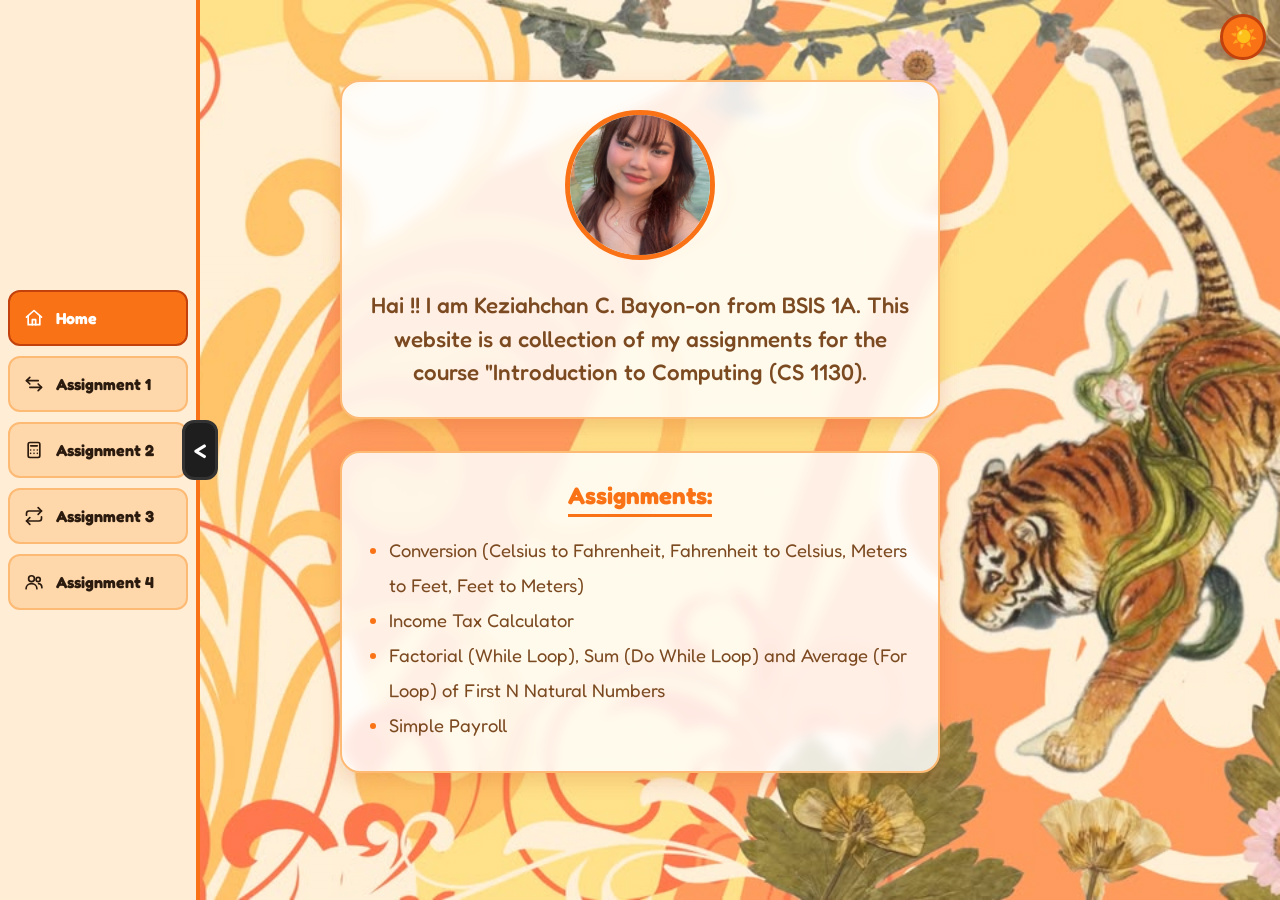
<file: index.html>
<!DOCTYPE html>
<html lang="en">
<head>
    <meta charset="UTF-8">
    <meta name="viewport" content="width=device-width, initial-scale=1">
    <title>Home</title>

    <link rel="icon" type="image/png" href="tiger-logo.png">

    <!-- Google Fonts -->
    <link rel="preconnect" href="https://fonts.googleapis.com">
    <link rel="preconnect" href="https://fonts.gstatic.com" crossorigin>
    <link href="https://fonts.googleapis.com/css2?family=Fredoka:wght@300..700&display=swap" rel="stylesheet">

    <!-- Shared CSS -->
    <link rel="stylesheet" href="Design.css">

    <!-- Shared JavaScript -->
    <script src="theme.js" defer></script>

    <!-- Spinning Pink Heart Cursor -->
    <link rel="stylesheet" href="https://cdn.cursors-4u.net/cursors/animated/spinning-pink-heart-521de32a-32.css">

    <style>
        /* ================= SIDEBAR ================= */

        .Home-Page {
            position: relative;
            display: flex;
            height: 100vh;
            width: 100%;
            overflow: hidden;
        }

        .Menu-Bar {
            width: 200px !important;
            min-width: 200px;
            padding: 8px !important;
            flex-shrink: 0;
            overflow: hidden !important;
            box-sizing: border-box !important;
            text-align: left !important;

            transition: width 0.3s, min-width 0.3s,
                        padding 0.3s, visibility 0s;
        }

        .Home-Page.sidebar-closed .Menu-Bar {
            width: 0 !important;
            min-width: 0 !important;
            padding: 0 !important;
            visibility: hidden;

            transition: width 0.3s, min-width 0.3s,
                        padding 0.3s, visibility 0s linear 0.3s;
        }

        /* Sidebar buttons */

        .Menu-bar-buttons {
            display: flex !important;
            flex-direction: column !important;
            align-items: stretch !important;
            justify-content: flex-start !important;
            gap: 10px !important;
            margin: 0 !important;
            width: 100% !important;
        }

        .Menu-bar-buttons button {
            display: flex !important;
            align-items: center !important;
            gap: 12px !important;

            font-size: 16px !important;
            padding: 16px 14px !important;

            width: 100% !important;
            height: auto !important;
            min-width: 0 !important;
            margin: 0 !important;

            box-sizing: border-box !important;
            text-align: left !important;
            white-space: nowrap;
        }

        /* ================= SIDEBAR TOGGLE ================= */

        .Sidebar-Toggle {
            position: absolute;
            top: 50%;
            left: 200px;

            transform: translate(-50%, -50%);

            z-index: 99999;
            isolation: isolate;
            pointer-events: auto;

            width: 36px;
            height: 60px;

            font-family: "Fredoka", sans-serif;
            font-size: 22px;
            font-weight: 600;
            line-height: 1;

            color: white;
            background: #1e1e1e;

            border: 3px solid #323232;
            border-radius: 12px;

            cursor: pointer;

            transition: left 0.3s,
                        transform 0.3s,
                        background-color 0.15s;
        }

        .Sidebar-Toggle:hover {
            background: #0a0a0a;
        }

        /* Arrow position when sidebar is closed */

        .Home-Page.sidebar-closed .Sidebar-Toggle {
            left: 0;
            transform: translate(0, -50%);
        }

        /* ================= MENU ICONS ================= */

        .Menu-Icon {
            width: 20px;
            height: 20px;
            flex-shrink: 0;

            fill: none;
            stroke: currentColor;
            stroke-width: 2;
            stroke-linecap: round;
            stroke-linejoin: round;
        }

        /* ================= MOBILE ================= */

        @media (max-width: 700px) {
            .Sidebar-Toggle {
                width: 34px;
                height: 55px;
            }
        }

    </style>
</head>

<body>

    <!-- LIGHT / DARK MODE TOGGLE -->

    <button class="Theme-Toggle" id="themeToggle" type="button">
        <span class="icon-sun">☀️</span>
        <span class="icon-moon">🌙</span>
    </button>


    <!-- ================= HOME PAGE ================= -->

    <div class="Home-Page" id="homePage">

        <!-- SIDEBAR -->

        <nav class="Menu-Bar" id="menuBar">

            <div class="Menu-bar-buttons">

                <!-- HOME -->
                <button type="button" class="active"
                    onclick="location.href='index.html'">

                    <svg class="Menu-Icon" viewBox="0 0 24 24" aria-hidden="true">
                        <path d="M3 11l9-8 9 8"/>
                        <path d="M5 10v10h14V10"/>
                        <path d="M10 20v-6h4v6"/>
                    </svg>

                    <b>Home</b>
                </button>


                <!-- ASSIGNMENT 1 -->
                <button type="button"
                    onclick="location.href='ass1.html'">

                    <svg class="Menu-Icon" viewBox="0 0 24 24" aria-hidden="true">
                        <path d="M7 4L3 8l4 4"/>
                        <path d="M3 8h14"/>
                        <path d="M17 20l4-4-4-4"/>
                        <path d="M21 16H7"/>
                    </svg>

                    <b>Assignment 1</b>
                </button>


                <!-- ASSIGNMENT 2 -->
                <button type="button"
                    onclick="location.href='ass2.html'">

                    <svg class="Menu-Icon" viewBox="0 0 24 24" aria-hidden="true">
                        <rect x="5" y="3" width="14" height="18" rx="2"/>
                        <path d="M8 7h8"/>
                        <path d="M8 12h.01M12 12h.01M16 12h.01"/>
                        <path d="M8 16h.01M12 16h.01M16 16h.01"/>
                    </svg>

                    <b>Assignment 2</b>
                </button>


                <!-- ASSIGNMENT 3 -->
                <button type="button"
                    onclick="location.href='ass3.html'">

                    <svg class="Menu-Icon" viewBox="0 0 24 24" aria-hidden="true">
                        <path d="M17 2l4 4-4 4"/>
                        <path d="M3 11V9a3 3 0 0 1 3-3h15"/>
                        <path d="M7 22l-4-4 4-4"/>
                        <path d="M21 13v2a3 3 0 0 1-3 3H3"/>
                    </svg>

                    <b>Assignment 3</b>
                </button>


                <!-- ASSIGNMENT 4 -->
                <button type="button"
                    onclick="location.href='ass4.html'">

                    <svg class="Menu-Icon" viewBox="0 0 24 24" aria-hidden="true">
                        <circle cx="9" cy="8" r="3.5"/>
                        <path d="M2.5 20c0-3.6 2.9-6 6.5-6s6.5 2.4 6.5 6"/>
                        <circle cx="17" cy="9" r="2.5"/>
                        <path d="M17.5 14c2.4.3 4 2 4 5"/>
                    </svg>

                    <b>Assignment 4</b>
                </button>

            </div>

        </nav>


        <!-- OPEN / CLOSE SIDEBAR ARROW -->

        <button
            type="button"
            class="Sidebar-Toggle"
            id="sidebarToggle"
            aria-label="Close menu"
            aria-expanded="true"
            aria-controls="menuBar"
        >
            &lt;
        </button>


        <!-- ================= MAIN CONTENT ================= -->

        <main class="Content-Page-Background">

            <!-- INTRODUCTION -->

<div class="Intro">
<div class="Intro-Picture" style="width:150px; height:150px; min-width:150px; border-radius:50%; overflow:hidden; flex-shrink:0;">
    <img src="profile.jpg" alt="Profile Picture" style="width:100%; height:100%; object-fit:cover; display:block;">
</div>

                <p class="Intro-Text">
                    Hai !! I am Keziahchan C. Bayon-on from BSIS 1A. This website is a collection of my assignments for the course "Introduction to Computing (CS 1130).
                    </p>
                </div>
                        <div class="Positions">
                <h2 class="Positions-Title">Assignments:</h2>
                <ul class="Positions-List">
                    <li>Conversion (Celsius to Fahrenheit, Fahrenheit to Celsius, Meters to Feet, Feet to Meters)</li>
                    <li>Income Tax Calculator</li>
                    <li>Factorial (While Loop), Sum (Do While Loop) and Average (For Loop) of First N Natural Numbers</li>
                    <li>Simple Payroll</li>
                </ul>
            </div>
        </main>

    </div>

</body>
</html>
</file>
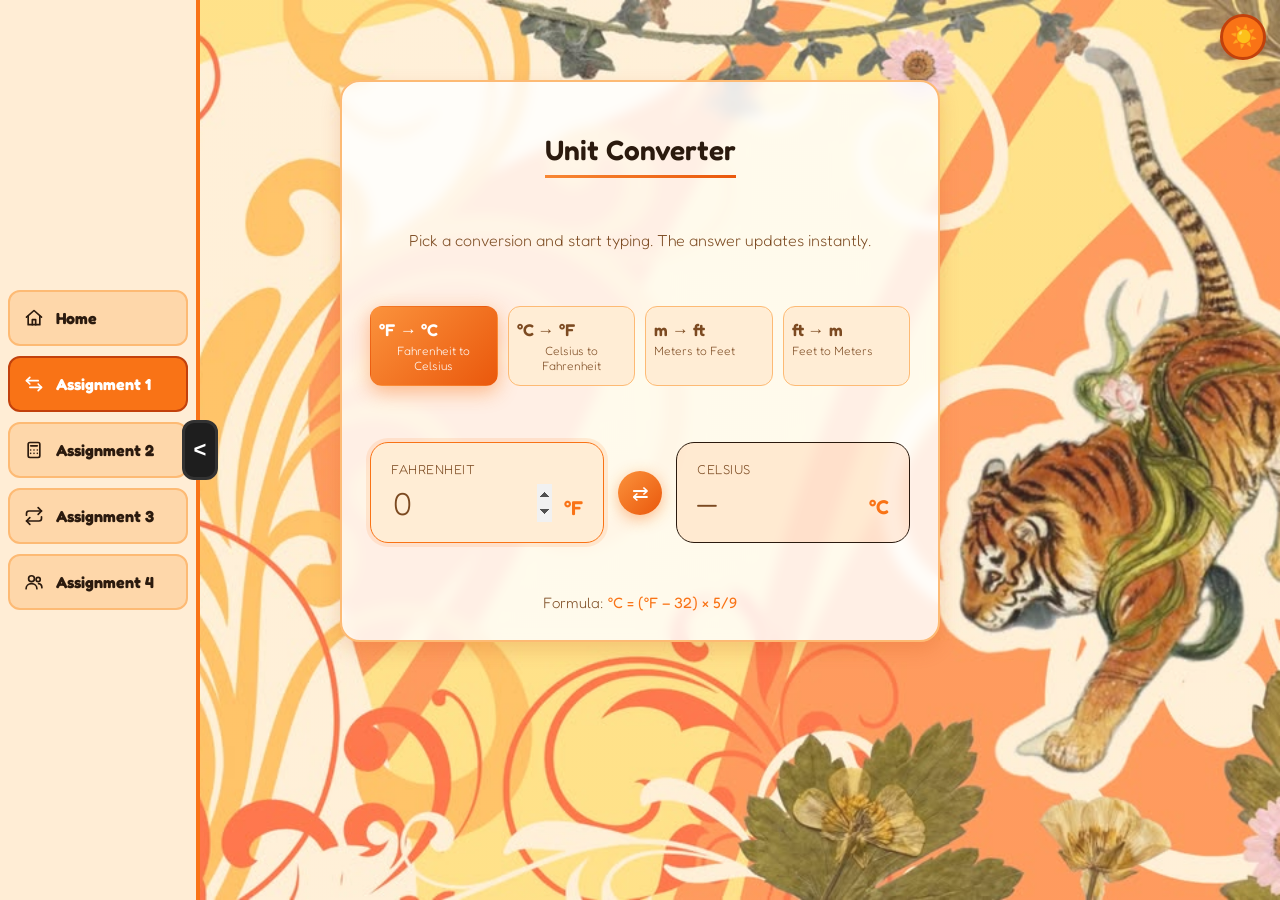
<file: ass1.html>
<!DOCTYPE html>
<html lang="en">
<head>
    <meta charset="UTF-8">
    <meta name="viewport" content="width=device-width, initial-scale=1">
    <title>Assignment 1 - Unit Converter</title>
    <link rel="icon" type="image/png" href="tiger logo.png">

 <link rel="preconnect" href="https://fonts.googleapis.com">
<link rel="preconnect" href="https://fonts.gstatic.com" crossorigin>
<link href="https://fonts.googleapis.com/css2?family=Fredoka:wght@300..700&display=swap" rel="stylesheet">

    <!-- Shared homepage design (colors, sidebar, cards, theme toggle) -->
    <link rel="stylesheet" href="Design.css">
    <script src="theme.js"></script>

    <!-- Spinning Pink Heart - https://www.cursors-4u.com/cursor/spinning-pink-heart -->
    <link rel="stylesheet" href="https://cdn.cursors-4u.net/cursors/animated/spinning-pink-heart-521de32a-32.css">
    <!-- End www.Cursors-4U.com Code -->

    <style>
        /* ================= Converter ================= */
        .Converter {
            display: block;
            max-width: 760px;
            padding: 36px;
            text-align: center;
        }

        .Converter-Title {
            display: inline-block;
            margin-bottom: 8px;
            padding-bottom: 8px;
            font-size: 28px;
            font-weight: 600;
            border-bottom: 3px solid transparent;
            border-image: var(--gradient) 1;
        }

        .Converter-Subtitle {
            margin-bottom: 28px;
            font-size: 16px;
            font-weight: 300;
            color: var(--text-muted);
        }

        .Chips {
            display: grid;
            grid-template-columns: repeat(4, 1fr);
            gap: 10px;
            margin-bottom: 28px;
        }

        .Chip {
            display: flex;
            flex-direction: column;
            gap: 2px;
            padding: 12px 8px;
            font-family: var(--font-main);
            color: var(--text-muted);
            background-color: var(--bg-menu);
            border: 1px solid var(--border-strong);
            border-radius: var(--radius-sm);
            cursor: pointer;
            transition: background-color var(--ease), color var(--ease),
                        border-color var(--ease), transform var(--ease),
                        box-shadow var(--ease);
        }

        .Chip .chip-units { font-size: 17px; font-weight: 600; }
        .Chip .chip-name  { font-size: 12px; font-weight: 300; }

        .Chip:hover,
        .Chip:focus-visible {
            color: var(--text);
            border-color: var(--accent);
            transform: translateY(-2px);
            outline: none;
        }

        .Chip.selected {
            color: #ffffff;
            background: var(--gradient);
            border-color: transparent;
            box-shadow: 0 6px 20px var(--accent-glow);
        }

        .Converter-Row {
            display: flex;
            align-items: stretch;
            gap: 14px;
        }

        .Panel {
            flex: 1;
            display: flex;
            flex-direction: column;
            gap: 6px;
            min-width: 0;
            padding: 18px 20px;
            text-align: left;
            background-color: var(--bg-menu);
            border: 1px solid var(--border-strong);
            border-radius: var(--radius);
            transition: border-color var(--ease), box-shadow var(--ease);
        }

        .Panel:focus-within {
            border-color: var(--accent);
            box-shadow: 0 0 0 4px var(--accent-soft);
        }

        .Panel-Label {
            font-size: 13px;
            font-weight: 300;
            letter-spacing: 0.5px;
            text-transform: uppercase;
            color: var(--text-muted);
        }

        .Panel-Main {
            display: flex;
            align-items: baseline;
            gap: 10px;
        }

        .Panel input,
        .Panel .Output {
            flex: 1;
            width: 100%;
            min-width: 0;
            font-family: var(--font-main);
            font-size: 32px;
            font-weight: 600;
            color: var(--text);
            background: none;
            border: none;
            outline: none;
            overflow-x: auto;
            white-space: nowrap;
        }

        .Panel input::placeholder { color: var(--text-muted); font-weight: 300; }
        .Panel .Output.empty { color: var(--text-muted); font-weight: 300; }
        .Panel .Output.error { font-size: 18px; color: #ff6b6b; }

        .Panel .Unit {
            flex-shrink: 0;
            font-size: 20px;
            font-weight: 600;
            color: var(--accent);
        }

        .Panel-Result {
            background-color: var(--accent-soft);
            border-color: var(--border);
        }

        .Swap {
            flex-shrink: 0;
            align-self: center;
            display: grid;
            place-items: center;
            width: 44px;
            height: 44px;
            font-size: 20px;
            color: #ffffff;
            background: var(--gradient);
            border: none;
            border-radius: 50%;
            cursor: pointer;
            box-shadow: 0 4px 16px var(--accent-glow);
            transition: transform 0.35s ease, box-shadow var(--ease);
        }

        .Swap:hover,
        .Swap:focus-visible {
            outline: none;
            transform: rotate(180deg) scale(1.08);
            box-shadow: 0 6px 22px var(--accent-glow);
        }

        .Formula {
            margin-top: 22px;
            font-size: 15px;
            font-weight: 300;
            color: var(--text-muted);
        }

        .Formula strong { font-weight: 400; color: var(--accent); }

        @media (max-width: 700px) {
            .Converter { padding: 28px 18px; }
            .Converter-Title { font-size: 24px; }
            .Chips { grid-template-columns: repeat(2, 1fr); }
            .Converter-Row { flex-direction: column; }
            .Swap { transform: rotate(90deg); }
            .Swap:hover,
            .Swap:focus-visible { transform: rotate(270deg) scale(1.08); }
            .Panel input,
            .Panel .Output { font-size: 26px; }
        }

        /* ================= Collapsible sidebar (same as homepage) ================= */
        .Home-Page {
            position: relative;
        }
        .Menu-Bar {
            width: 200px !important;
            padding: 8px !important;
            overflow: hidden !important;
            box-sizing: border-box !important;
            text-align: left !important;
            transition: width 0.3s, padding 0.3s, visibility 0s linear 0s;
        }
        .Home-Page.sidebar-closed .Menu-Bar {
            width: 0 !important;
            padding: 0 !important;
            visibility: hidden;
            transition: width 0.3s, padding 0.3s, visibility 0s linear 0.3s;
        }
        .Menu-bar-buttons {
            display: flex !important;
            flex-direction: column !important;
            align-items: stretch !important;
            justify-content: flex-start !important;
            gap: 10px !important;
            margin: 0 !important;
            width: 100% !important;
        }
        .Menu-bar-buttons button {
            font-size: 16px !important;
            padding: 16px 14px !important;
            width: 100% !important;
            height: auto !important;
            min-width: 0 !important;
            margin: 0 !important;
            box-sizing: border-box !important;
            text-align: left !important;
            white-space: nowrap;
        }

        /* Open / close arrow */
        .Sidebar-Toggle {
            position: absolute;
            top: 50%;
            left: 200px;
            transform: translate(-50%, -50%);
            z-index: 1000;
            width: 36px;
            height: 60px;
            font-family: "Lexend", sans-serif;
            font-size: 22px;
            font-weight: 600;
            line-height: 1;
            color: rgb(255,255,255);
            background-color: rgb(30,30,30);
            border: 3px solid rgb(50,50,50);
            border-radius: 12px;
            cursor: pointer;
            transition: left 0.3s, transform 0.3s, background-color 0.15s;
        }
        .Sidebar-Toggle:hover {
            background-color: rgb(10,10,10);
        }
        .Home-Page.sidebar-closed .Sidebar-Toggle {
            left: 0;
            transform: translate(0, -50%);
        }

        /* Menu icons */
        .Menu-bar-buttons button {
            display: flex !important;
            align-items: center !important;
            gap: 12px !important;
        }
        .Menu-Icon {
            width: 20px;
            height: 20px;
            flex-shrink: 0;
            fill: none;
            stroke: currentColor;
            stroke-width: 2;
            stroke-linecap: round;
            stroke-linejoin: round;
        }
    </style>
</head>
<body>

    <!-- Light / dark mode toggle -->
    <button class="Theme-Toggle" id="themeToggle" type="button">
        <span class="icon-sun">☀️</span>
        <span class="icon-moon">🌙</span>
    </button>

    <div class="Home-Page" id="homePage">

        <!-- Sidebar -->
        <nav class="Menu-Bar" id="menuBar">
            <div class="Menu-bar-buttons">
                <button type="button" onclick="location.href='index.html'">
                    <svg class="Menu-Icon" viewBox="0 0 24 24" aria-hidden="true"><path d="M3 11l9-8 9 8"/><path d="M5 10v10h14V10"/><path d="M10 20v-6h4v6"/></svg>
                    <b>Home</b>
                </button>
                <button type="button" class="active" onclick="location.href='ass1.html'">
                    <svg class="Menu-Icon" viewBox="0 0 24 24" aria-hidden="true"><path d="M7 4L3 8l4 4"/><path d="M3 8h14"/><path d="M17 20l4-4-4-4"/><path d="M21 16H7"/></svg>
                    <b>Assignment 1</b>
                </button>
                <button type="button" onclick="location.href='ass2.html'">
                    <svg class="Menu-Icon" viewBox="0 0 24 24" aria-hidden="true"><rect x="5" y="3" width="14" height="18" rx="2"/><path d="M8 7h8"/><path d="M8 12h.01M12 12h.01M16 12h.01M8 16h.01M12 16h.01M16 16h.01"/></svg>
                    <b>Assignment 2</b>
                </button>
                <button type="button" onclick="location.href='ass3.html'">
                    <svg class="Menu-Icon" viewBox="0 0 24 24" aria-hidden="true"><path d="M17 2l4 4-4 4"/><path d="M3 11V9a3 3 0 0 1 3-3h15"/><path d="M7 22l-4-4 4-4"/><path d="M21 13v2a3 3 0 0 1-3 3H3"/></svg>
                    <b>Assignment 3</b>
                </button>
                <button type="button" onclick="location.href='ass4.html'">
                    <svg class="Menu-Icon" viewBox="0 0 24 24" aria-hidden="true"><circle cx="9" cy="8" r="3.5"/><path d="M2.5 20c0-3.6 2.9-6 6.5-6s6.5 2.4 6.5 6"/><circle cx="17" cy="9" r="2.5"/><path d="M17.5 14c2.4.3 4 2 4 5"/></svg>
                    <b>Assignment 4</b>
                </button>
            </div>
        </nav>

        <!-- Open / close arrow -->
        <button type="button" class="Sidebar-Toggle" id="sidebarToggle" aria-label="Close menu" aria-expanded="true" aria-controls="menuBar">&lt;</button>

        <!-- Content -->
        <main class="Content-Page-Background">
            <section class="Intro Converter">
                <h1 class="Converter-Title">Unit Converter</h1>
                <p class="Converter-Subtitle">Pick a conversion and start typing. The answer updates instantly.</p>

                <!-- Conversion picker -->
                <div class="Chips" role="radiogroup" aria-label="Conversion type">
                    <button type="button" class="Chip selected" data-key="1" role="radio" aria-checked="true">
                        <span class="chip-units">°F → °C</span>
                        <span class="chip-name">Fahrenheit to Celsius</span>
                    </button>
                    <button type="button" class="Chip" data-key="2" role="radio" aria-checked="false">
                        <span class="chip-units">°C → °F</span>
                        <span class="chip-name">Celsius to Fahrenheit</span>
                    </button>
                    <button type="button" class="Chip" data-key="3" role="radio" aria-checked="false">
                        <span class="chip-units">m → ft</span>
                        <span class="chip-name">Meters to Feet</span>
                    </button>
                    <button type="button" class="Chip" data-key="4" role="radio" aria-checked="false">
                        <span class="chip-units">ft → m</span>
                        <span class="chip-name">Feet to Meters</span>
                    </button>
                </div>

                <!-- From / To -->
                <div class="Converter-Row">
                    <div class="Panel">
                        <label class="Panel-Label" for="value" id="fromLabel">Fahrenheit</label>
                        <div class="Panel-Main">
                            <input type="number" id="value" step="any" placeholder="0" autofocus>
                            <span class="Unit" id="fromUnit">°F</span>
                        </div>
                    </div>

                    <button type="button" class="Swap" id="swapBtn" title="Swap conversion" aria-label="Swap conversion">⇄</button>

                    <div class="Panel Panel-Result">
                        <span class="Panel-Label" id="toLabel">Celsius</span>
                        <div class="Panel-Main" aria-live="polite">
                            <span class="Output empty" id="result">—</span>
                            <span class="Unit" id="toUnit">°C</span>
                        </div>
                    </div>
                </div>

                <p class="Formula" id="formula"></p>
            </section>
        </main>

    </div>

    <!-- Converter -->
    <script>
        var conversions = {
            "1": { fromName: "Fahrenheit", toName: "Celsius",    from: "°F", to: "°C",
                   formula: "°C = (°F − 32) × 5/9",
                   fn: function (v) { return (v - 32) * 5 / 9; },  reverse: "2" },
            "2": { fromName: "Celsius",    toName: "Fahrenheit", from: "°C", to: "°F",
                   formula: "°F = (°C × 9/5) + 32",
                   fn: function (v) { return (v * 9 / 5) + 32; },  reverse: "1" },
            "3": { fromName: "Meters",     toName: "Feet",       from: "m",  to: "ft",
                   formula: "ft = m × 3.28084",
                   fn: function (v) { return v * 3.28084; },       reverse: "4" },
            "4": { fromName: "Feet",       toName: "Meters",     from: "ft", to: "m",
                   formula: "m = ft ÷ 3.28084",
                   fn: function (v) { return v / 3.28084; },       reverse: "3" }
        };

        var current = "1";
        var chips    = document.querySelectorAll(".Chip");
        var input    = document.getElementById("value");
        var result   = document.getElementById("result");
        var swapBtn  = document.getElementById("swapBtn");

        function getAnswer() {
            if (input.validity.badInput) { return "bad"; }
            var raw = input.value.trim();
            if (raw === "" || isNaN(Number(raw))) { return null; }
            return conversions[current].fn(Number(raw));
        }

        function update() {
            var answer = getAnswer();
            result.classList.remove("empty", "error");

            if (answer === null) {
                result.textContent = "—";
                result.classList.add("empty");
            } else if (answer === "bad") {
                result.textContent = "Invalid number";
                result.classList.add("error");
            } else {
                result.textContent = answer.toFixed(2);
            }
        }

        function setConversion(key) {
            current = key;
            var c = conversions[key];

            document.getElementById("fromLabel").textContent = c.fromName;
            document.getElementById("toLabel").textContent   = c.toName;
            document.getElementById("fromUnit").textContent  = c.from;
            document.getElementById("toUnit").textContent    = c.to;
            document.getElementById("formula").innerHTML     = "Formula: <strong>" + c.formula + "</strong>";

            chips.forEach(function (chip) {
                var on = chip.dataset.key === key;
                chip.classList.toggle("selected", on);
                chip.setAttribute("aria-checked", on ? "true" : "false");
            });

            update();
        }

        input.addEventListener("input", update);

        chips.forEach(function (chip) {
            chip.addEventListener("click", function () {
                setConversion(chip.dataset.key);
                input.focus();
            });
        });

        swapBtn.addEventListener("click", function () {
            var answer = getAnswer();
            var next = conversions[current].reverse;

            if (typeof answer === "number") {
                input.value = answer.toFixed(2);
            }
            setConversion(next);
            input.focus();
        });

        setConversion("1");
    </script>

</body>
</html>
</file>
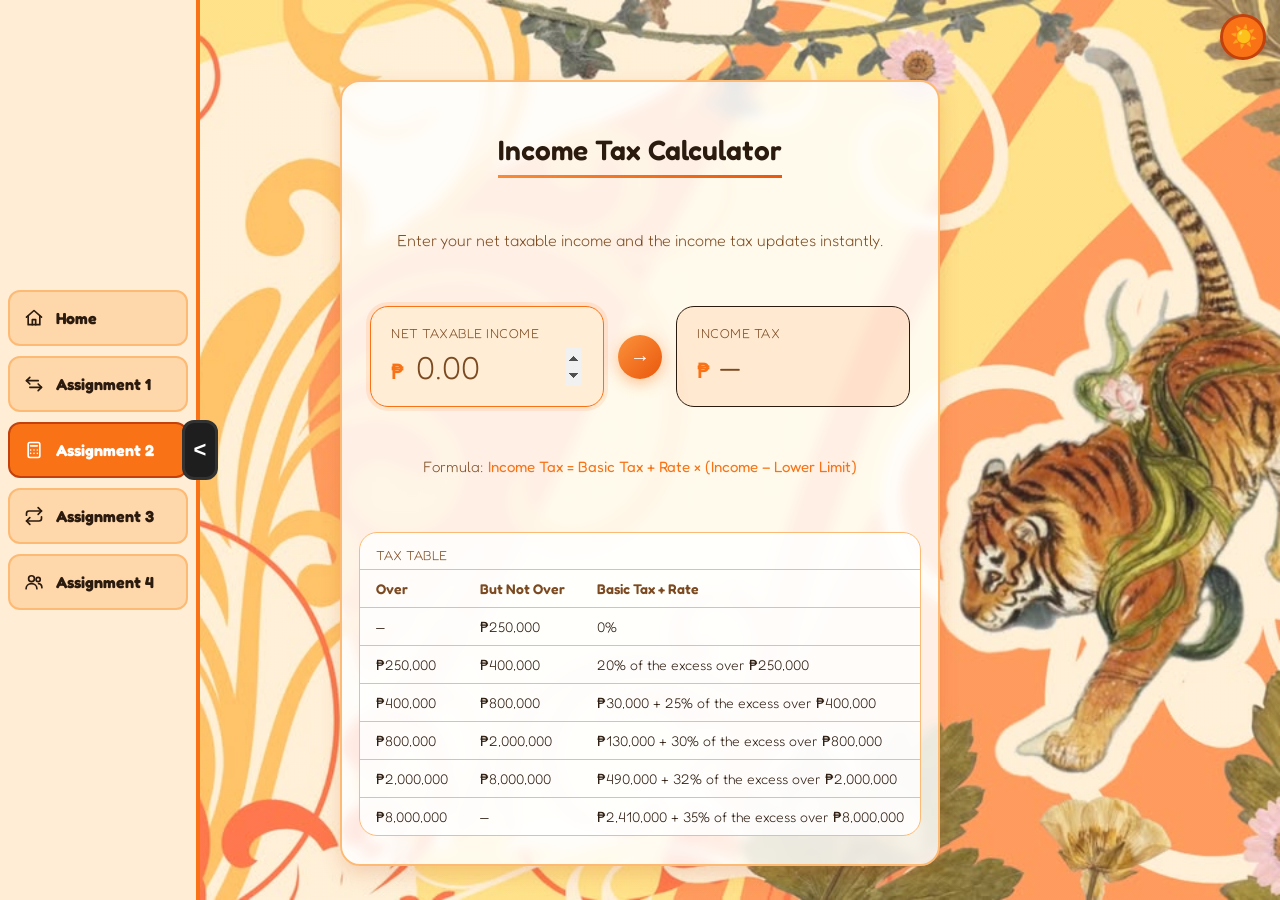
<file: ass2.html>
<!DOCTYPE html>
<html lang="en">
<head>
    <meta charset="UTF-8">
    <meta name="viewport" content="width=device-width, initial-scale=1">
    <title>Assignment 2 - Income Tax Calculator</title>
    <link rel="icon" type="image/png" href="tiger logo.png">

 <link rel="preconnect" href="https://fonts.googleapis.com">
<link rel="preconnect" href="https://fonts.gstatic.com" crossorigin>
<link href="https://fonts.googleapis.com/css2?family=Fredoka:wght@300..700&display=swap" rel="stylesheet">

    <!-- Shared homepage design (colors, sidebar, cards, theme toggle) -->
    <link rel="stylesheet" href="Design.css">
    <script src="theme.js"></script>

        <!-- Spinning Pink Heart - https://www.cursors-4u.com/cursor/spinning-pink-heart -->
    <link rel="stylesheet" href="https://cdn.cursors-4u.net/cursors/animated/spinning-pink-heart-521de32a-32.css">
    <!-- End www.Cursors-4U.com Code -->

    <style>
        /* ================= Tax Calculator ================= */
        .Tax {
            display: block;
            max-width: 820px;
            padding: 36px;
            text-align: center;
        }

        .Tax-Title {
            display: inline-block;
            margin-bottom: 8px;
            padding-bottom: 8px;
            font-size: 28px;
            font-weight: 600;
            border-bottom: 3px solid transparent;
            border-image: var(--gradient) 1;
        }

        .Tax-Subtitle {
            margin-bottom: 28px;
            font-size: 16px;
            font-weight: 300;
            color: var(--text-muted);
        }

        .Tax-Row {
            display: flex;
            align-items: stretch;
            gap: 14px;
        }

        .Panel {
            flex: 1;
            display: flex;
            flex-direction: column;
            gap: 6px;
            min-width: 0;
            padding: 18px 20px;
            text-align: left;
            background-color: var(--bg-menu);
            border: 1px solid var(--border-strong);
            border-radius: var(--radius);
            transition: border-color var(--ease), box-shadow var(--ease);
        }

        .Panel:focus-within {
            border-color: var(--accent);
            box-shadow: 0 0 0 4px var(--accent-soft);
        }

        .Panel-Label {
            font-size: 13px;
            font-weight: 300;
            letter-spacing: 0.5px;
            text-transform: uppercase;
            color: var(--text-muted);
        }

        .Panel-Main {
            display: flex;
            align-items: baseline;
            gap: 10px;
        }

        .Panel input,
        .Panel .Output {
            flex: 1;
            width: 100%;
            min-width: 0;
            font-family: var(--font-main);
            font-size: 32px;
            font-weight: 600;
            color: var(--text);
            background: none;
            border: none;
            outline: none;
            overflow-x: auto;
            white-space: nowrap;
        }

        .Panel input::placeholder { color: var(--text-muted); font-weight: 300; }
        .Panel .Output.empty { color: var(--text-muted); font-weight: 300; }
        .Panel .Output.error { font-size: 18px; color: #ff6b6b; }

        .Panel .Unit {
            flex-shrink: 0;
            font-size: 20px;
            font-weight: 600;
            color: var(--accent);
        }

        .Panel-Result {
            background-color: var(--accent-soft);
            border-color: var(--border);
        }

        .Arrow {
            flex-shrink: 0;
            align-self: center;
            display: grid;
            place-items: center;
            width: 44px;
            height: 44px;
            font-size: 20px;
            color: #ffffff;
            background: var(--gradient);
            border-radius: 50%;
            box-shadow: 0 4px 16px var(--accent-glow);
        }

        .Formula {
            margin-top: 22px;
            font-size: 15px;
            font-weight: 300;
            color: var(--text-muted);
        }

        .Formula strong { font-weight: 400; color: var(--accent); }

        /* ----- Tax table ----- */
        .Table-Wrap {
            margin-top: 28px;
            overflow-x: auto;
            border: 1px solid var(--border-strong);
            border-radius: var(--radius);
        }

        .Tax-Table {
            width: 100%;
            border-collapse: collapse;
            font-family: var(--font-main);
            font-size: 14px;
            text-align: left;
            color: var(--text);
        }

        .Tax-Table caption {
            padding: 14px 16px 6px;
            font-size: 13px;
            font-weight: 300;
            letter-spacing: 0.5px;
            text-transform: uppercase;
            text-align: left;
            color: var(--text-muted);
        }

        .Tax-Table th,
        .Tax-Table td {
            padding: 10px 16px;
            white-space: nowrap;
            border-top: 1px solid var(--border-strong);
        }

        .Tax-Table th {
            font-weight: 600;
            color: var(--text-muted);
        }

        .Tax-Table td { font-weight: 300; }

        .Tax-Table tbody tr {
            transition: background-color var(--ease);
        }

        .Tax-Table tbody tr.active {
            background-color: var(--accent-soft);
        }

        .Tax-Table tbody tr.active td {
            font-weight: 600;
            color: var(--accent);
        }

        @media (max-width: 700px) {
            .Tax { padding: 28px 18px; }
            .Tax-Title { font-size: 24px; }
            .Tax-Row { flex-direction: column; }
            .Arrow { transform: rotate(90deg); }
            .Panel input,
            .Panel .Output { font-size: 26px; }
        }

        /* ================= Collapsible sidebar (same as homepage) ================= */
        .Home-Page {
            position: relative;
        }
        .Menu-Bar {
            width: 200px !important;
            padding: 8px !important;
            overflow: hidden !important;
            box-sizing: border-box !important;
            text-align: left !important;
            transition: width 0.3s, padding 0.3s, visibility 0s linear 0s;
        }
        .Home-Page.sidebar-closed .Menu-Bar {
            width: 0 !important;
            padding: 0 !important;
            visibility: hidden;
            transition: width 0.3s, padding 0.3s, visibility 0s linear 0.3s;
        }
        .Menu-bar-buttons {
            display: flex !important;
            flex-direction: column !important;
            align-items: stretch !important;
            justify-content: flex-start !important;
            gap: 10px !important;
            margin: 0 !important;
            width: 100% !important;
        }
        .Menu-bar-buttons button {
            font-size: 16px !important;
            padding: 16px 14px !important;
            width: 100% !important;
            height: auto !important;
            min-width: 0 !important;
            margin: 0 !important;
            box-sizing: border-box !important;
            text-align: left !important;
            white-space: nowrap;
        }

        /* Open / close arrow */
        .Sidebar-Toggle {
            position: absolute;
            top: 50%;
            left: 200px;
            transform: translate(-50%, -50%);
            z-index: 1000;
            width: 36px;
            height: 60px;
            font-family: "Lexend", sans-serif;
            font-size: 22px;
            font-weight: 600;
            line-height: 1;
            color: rgb(255,255,255);
            background-color: rgb(30,30,30);
            border: 3px solid rgb(50,50,50);
            border-radius: 12px;
            cursor: pointer;
            transition: left 0.3s, transform 0.3s, background-color 0.15s;
        }
        .Sidebar-Toggle:hover {
            background-color: rgb(10,10,10);
        }
        .Home-Page.sidebar-closed .Sidebar-Toggle {
            left: 0;
            transform: translate(0, -50%);
        }
                /* Menu icons */
        .Menu-bar-buttons button {
            display: flex !important;
            align-items: center !important;
            gap: 12px !important;
        }
        .Menu-Icon {
            width: 20px;
            height: 20px;
            flex-shrink: 0;
            fill: none;
            stroke: currentColor;
            stroke-width: 2;
            stroke-linecap: round;
            stroke-linejoin: round;
        }
    </style>
</head>
<body>

    <!-- Light / dark mode toggle -->
    <button class="Theme-Toggle" id="themeToggle" type="button">
        <span class="icon-sun">☀️</span>
        <span class="icon-moon">🌙</span>
    </button>

    <div class="Home-Page" id="homePage">

        <!-- Sidebar -->
        <nav class="Menu-Bar" id="menuBar">
            <div class="Menu-bar-buttons">
                <button type="button" onclick="location.href='index.html'">
                    <svg class="Menu-Icon" viewBox="0 0 24 24" aria-hidden="true"><path d="M3 11l9-8 9 8"/><path d="M5 10v10h14V10"/><path d="M10 20v-6h4v6"/></svg>
                    <b>Home</b>
                </button>
                <button type="button" onclick="location.href='ass1.html'">
                    <svg class="Menu-Icon" viewBox="0 0 24 24" aria-hidden="true"><path d="M7 4L3 8l4 4"/><path d="M3 8h14"/><path d="M17 20l4-4-4-4"/><path d="M21 16H7"/></svg>
                    <b>Assignment 1</b>
                </button>
                <button type="button" class="active" onclick="location.href='ass2.html'">
                    <svg class="Menu-Icon" viewBox="0 0 24 24" aria-hidden="true"><rect x="5" y="3" width="14" height="18" rx="2"/><path d="M8 7h8"/><path d="M8 12h.01M12 12h.01M16 12h.01M8 16h.01M12 16h.01M16 16h.01"/></svg>
                    <b>Assignment 2</b>
                </button>
                <button type="button" onclick="location.href='ass3.html'">
                    <svg class="Menu-Icon" viewBox="0 0 24 24" aria-hidden="true"><path d="M17 2l4 4-4 4"/><path d="M3 11V9a3 3 0 0 1 3-3h15"/><path d="M7 22l-4-4 4-4"/><path d="M21 13v2a3 3 0 0 1-3 3H3"/></svg>
                    <b>Assignment 3</b>
                </button>
                <button type="button" onclick="location.href='ass4.html'">
                    <svg class="Menu-Icon" viewBox="0 0 24 24" aria-hidden="true"><circle cx="9" cy="8" r="3.5"/><path d="M2.5 20c0-3.6 2.9-6 6.5-6s6.5 2.4 6.5 6"/><circle cx="17" cy="9" r="2.5"/><path d="M17.5 14c2.4.3 4 2 4 5"/></svg>
                    <b>Assignment 4</b>
                </button>
            </div>
        </nav>

        <!-- Open / close arrow -->
        <button type="button" class="Sidebar-Toggle" id="sidebarToggle" aria-label="Close menu" aria-expanded="true" aria-controls="menuBar">&lt;</button>

        <!-- Content -->
        <main class="Content-Page-Background">
            <section class="Intro Tax">
                <h1 class="Tax-Title">Income Tax Calculator</h1>
                <p class="Tax-Subtitle">Enter your net taxable income and the income tax updates instantly.</p>

                <!-- Input / Output -->
                <div class="Tax-Row">
                    <div class="Panel">
                        <label class="Panel-Label" for="income">Net Taxable Income</label>
                        <div class="Panel-Main">
                            <span class="Unit">₱</span>
                            <input type="number" id="income" step="any" min="0" placeholder="0.00" autofocus>
                        </div>
                    </div>

                    <div class="Arrow" aria-hidden="true">→</div>

                    <div class="Panel Panel-Result">
                        <span class="Panel-Label">Income Tax</span>
                        <div class="Panel-Main" aria-live="polite">
                            <span class="Unit">₱</span>
                            <span class="Output empty" id="result">—</span>
                        </div>
                    </div>
                </div>

                <p class="Formula" id="formula">Formula: <strong>Income Tax = Basic Tax + Rate × (Income − Lower Limit)</strong></p>

                <!-- Tax table -->
                <div class="Table-Wrap">
                    <table class="Tax-Table">
                        <caption>Tax table</caption>
                        <thead>
                            <tr>
                                <th>Over</th>
                                <th>But Not Over</th>
                                <th>Basic Tax + Rate</th>
                            </tr>
                        </thead>
                        <tbody id="taxTable">
                            <tr data-row="0">
                                <td>—</td>
                                <td>₱250,000</td>
                                <td>0%</td>
                            </tr>
                            <tr data-row="1">
                                <td>₱250,000</td>
                                <td>₱400,000</td>
                                <td>20% of the excess over ₱250,000</td>
                            </tr>
                            <tr data-row="2">
                                <td>₱400,000</td>
                                <td>₱800,000</td>
                                <td>₱30,000 + 25% of the excess over ₱400,000</td>
                            </tr>
                            <tr data-row="3">
                                <td>₱800,000</td>
                                <td>₱2,000,000</td>
                                <td>₱130,000 + 30% of the excess over ₱800,000</td>
                            </tr>
                            <tr data-row="4">
                                <td>₱2,000,000</td>
                                <td>₱8,000,000</td>
                                <td>₱490,000 + 32% of the excess over ₱2,000,000</td>
                            </tr>
                            <tr data-row="5">
                                <td>₱8,000,000</td>
                                <td>—</td>
                                <td>₱2,410,000 + 35% of the excess over ₱8,000,000</td>
                            </tr>
                        </tbody>
                    </table>
                </div>
            </section>
        </main>

    </div>

    <!-- Tax calculator -->
    <script>
        // Each bracket: lower limit, upper limit, basic tax, rate on the excess
        var brackets = [
            { over: 0,       upTo: 250000,   basic: 0,       rate: 0.00 },
            { over: 250000,  upTo: 400000,   basic: 0,       rate: 0.20 },
            { over: 400000,  upTo: 800000,   basic: 30000,   rate: 0.25 },
            { over: 800000,  upTo: 2000000,  basic: 130000,  rate: 0.30 },
            { over: 2000000, upTo: 8000000,  basic: 490000,  rate: 0.32 },
            { over: 8000000, upTo: Infinity, basic: 2410000, rate: 0.35 }
        ];

        var input   = document.getElementById("income");
        var result  = document.getElementById("result");
        var formula = document.getElementById("formula");
        var rows    = document.querySelectorAll("#taxTable tr");

        function peso(n) {
            return n.toLocaleString("en-US", { minimumFractionDigits: 2, maximumFractionDigits: 2 });
        }

        // Finds the bracket the income falls in
        function findBracket(income) {
            for (var i = 0; i < brackets.length; i++) {
                if (income <= brackets[i].upTo) { return i; }
            }
            return brackets.length - 1;
        }

        function highlight(index) {
            rows.forEach(function (row, i) {
                row.classList.toggle("active", i === index);
            });
        }

        function showMessage(text, isError) {
            result.textContent = text;
            result.classList.remove("empty", "error");
            result.classList.add(isError ? "error" : "empty");
            highlight(-1);
            formula.innerHTML = "Formula: <strong>Income Tax = Basic Tax + Rate × (Income − Lower Limit)</strong>";
        }

        // Runs on every keystroke, so no Compute button is needed
        function update() {
            if (input.validity.badInput) {
                showMessage("Invalid number", true);
                return;
            }

            var raw = input.value.trim();
            if (raw === "" || isNaN(Number(raw))) {
                showMessage("—", false);
                return;
            }

            var income = Number(raw);
            if (income < 0) {
                showMessage("Income cannot be negative", true);
                return;
            }

            var i = findBracket(income);
            var b = brackets[i];
            var tax = b.basic + b.rate * (income - b.over);

            result.classList.remove("empty", "error");
            result.textContent = peso(tax);
            highlight(i);

            if (i === 0) {
                formula.innerHTML = "Income is within the first bracket: <strong>₱0.00 tax</strong>";
            } else {
                formula.innerHTML = "Formula: <strong>₱" + peso(b.basic) + " + " + (b.rate * 100) +
                                    "% × (₱" + peso(income) + " − ₱" + peso(b.over) + ")</strong>";
            }
        }

        input.addEventListener("input", update);
        update();
    </script>

</body>
</html>
</file>
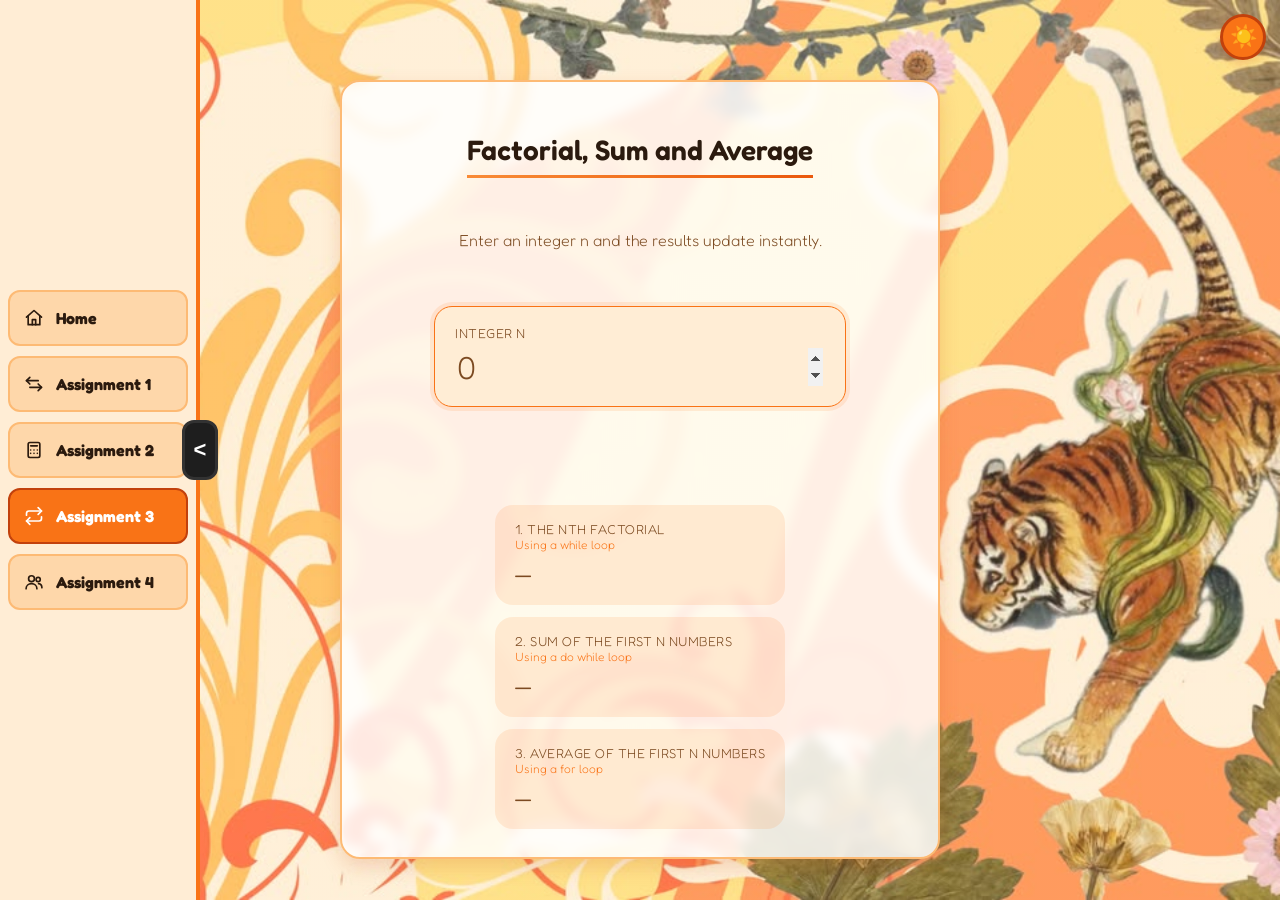
<file: ass3.html>
<!DOCTYPE html>
<html lang="en">
<head>
    <meta charset="UTF-8">
    <meta name="viewport" content="width=device-width, initial-scale=1">
    <title>Assignment 3 - Loops</title>
    <link rel="icon" type="image/png" href="tiger logo.png">

 <link rel="preconnect" href="https://fonts.googleapis.com">
<link rel="preconnect" href="https://fonts.gstatic.com" crossorigin>
<link href="https://fonts.googleapis.com/css2?family=Fredoka:wght@300..700&display=swap" rel="stylesheet">

    <!-- Shared homepage design (colors, sidebar, cards, theme toggle) -->
    <link rel="stylesheet" href="Design.css">
    <script src="theme.js"></script>

    <!-- Spinning Pink Heart - https://www.cursors-4u.com/cursor/spinning-pink-heart -->
    <link rel="stylesheet" href="https://cdn.cursors-4u.net/cursors/animated/spinning-pink-heart-521de32a-32.css">
    <!-- End www.Cursors-4U.com Code -->

    <style>
        /* ================= Loops page ================= */
        .Loops {
            display: block;
            max-width: 760px;
            padding: 36px;
            text-align: center;
        }

        .Loops-Title {
            display: inline-block;
            margin-bottom: 8px;
            padding-bottom: 8px;
            font-size: 28px;
            font-weight: 600;
            border-bottom: 3px solid transparent;
            border-image: var(--gradient) 1;
        }

        .Loops-Subtitle {
            margin-bottom: 28px;
            font-size: 16px;
            font-weight: 300;
            color: var(--text-muted);
        }

        .Panel {
            display: flex;
            flex-direction: column;
            gap: 6px;
            min-width: 0;
            padding: 18px 20px;
            text-align: left;
            background-color: var(--bg-menu);
            border: 1px solid var(--border-strong);
            border-radius: var(--radius);
            transition: border-color var(--ease), box-shadow var(--ease);
        }

        .Panel:focus-within {
            border-color: var(--accent);
            box-shadow: 0 0 0 4px var(--accent-soft);
        }

        .Panel-Label {
            font-size: 13px;
            font-weight: 300;
            letter-spacing: 0.5px;
            text-transform: uppercase;
            color: var(--text-muted);
        }

        .Panel input {
            width: 100%;
            min-width: 0;
            font-family: var(--font-main);
            font-size: 32px;
            font-weight: 600;
            color: var(--text);
            background: none;
            border: none;
            outline: none;
        }

        .Panel input::placeholder { color: var(--text-muted); font-weight: 300; }

        .Message {
            min-height: 22px;
            margin-top: 12px;
            font-size: 15px;
            color: #ff6b6b;
        }

        /* ----- Result cards ----- */
        .Results {
            display: grid;
            grid-template-columns: 1fr;
            gap: 12px;
            margin-top: 8px;
        }

        .Result-Card {
            padding: 16px 20px;
            text-align: left;
            background-color: var(--accent-soft);
            border: 1px solid var(--border);
            border-radius: var(--radius);
        }

        .Result-Label {
            font-size: 13px;
            font-weight: 300;
            letter-spacing: 0.5px;
            text-transform: uppercase;
            color: var(--text-muted);
        }

        .Result-Loop {
            font-size: 12px;
            font-weight: 300;
            color: var(--accent);
        }

        .Result-Value {
            margin-top: 6px;
            font-size: 26px;
            font-weight: 600;
            color: var(--text);
            word-break: break-all;
            max-height: 160px;
            overflow-y: auto;
        }

        .Result-Value.empty {
            font-weight: 300;
            color: var(--text-muted);
        }

        @media (max-width: 700px) {
            .Loops { padding: 28px 18px; }
            .Loops-Title { font-size: 24px; }
            .Panel input { font-size: 26px; }
            .Result-Value { font-size: 22px; }
        }

        /* ================= Collapsible sidebar (same as homepage) ================= */
        .Home-Page {
            position: relative;
        }
        .Menu-Bar {
            width: 200px !important;
            padding: 8px !important;
            overflow: hidden !important;
            box-sizing: border-box !important;
            text-align: left !important;
            transition: width 0.3s, padding 0.3s, visibility 0s linear 0s;
        }
        .Home-Page.sidebar-closed .Menu-Bar {
            width: 0 !important;
            padding: 0 !important;
            visibility: hidden;
            transition: width 0.3s, padding 0.3s, visibility 0s linear 0.3s;
        }
        .Menu-bar-buttons {
            display: flex !important;
            flex-direction: column !important;
            align-items: stretch !important;
            justify-content: flex-start !important;
            gap: 10px !important;
            margin: 0 !important;
            width: 100% !important;
        }
        .Menu-bar-buttons button {
            font-size: 16px !important;
            padding: 16px 14px !important;
            width: 100% !important;
            height: auto !important;
            min-width: 0 !important;
            margin: 0 !important;
            box-sizing: border-box !important;
            text-align: left !important;
            white-space: nowrap;
        }

        /* Open / close arrow */
        .Sidebar-Toggle {
            position: absolute;
            top: 50%;
            left: 200px;
            transform: translate(-50%, -50%);
            z-index: 1000;
            width: 36px;
            height: 60px;
            font-family: "Lexend", sans-serif;
            font-size: 22px;
            font-weight: 600;
            line-height: 1;
            color: rgb(255,255,255);
            background-color: rgb(30,30,30);
            border: 3px solid rgb(50,50,50);
            border-radius: 12px;
            cursor: pointer;
            transition: left 0.3s, transform 0.3s, background-color 0.15s;
        }
        .Sidebar-Toggle:hover {
            background-color: rgb(10,10,10);
        }
        .Home-Page.sidebar-closed .Sidebar-Toggle {
            left: 0;
            transform: translate(0, -50%);
        }
        /* Menu icons */
        .Menu-bar-buttons button {
            display: flex !important;
            align-items: center !important;
            gap: 12px !important;
        }
        .Menu-Icon {
            width: 20px;
            height: 20px;
            flex-shrink: 0;
            fill: none;
            stroke: currentColor;
            stroke-width: 2;
            stroke-linecap: round;
            stroke-linejoin: round;
        }
    </style>
</head>
<body>

    <!-- Light / dark mode toggle -->
    <button class="Theme-Toggle" id="themeToggle" type="button">
        <span class="icon-sun">☀️</span>
        <span class="icon-moon">🌙</span>
    </button>

    <div class="Home-Page" id="homePage">

        <!-- Sidebar -->
        <nav class="Menu-Bar" id="menuBar">
            <div class="Menu-bar-buttons">
                <button type="button" onclick="location.href='index.html'">
                    <svg class="Menu-Icon" viewBox="0 0 24 24" aria-hidden="true"><path d="M3 11l9-8 9 8"/><path d="M5 10v10h14V10"/><path d="M10 20v-6h4v6"/></svg>
                    <b>Home</b>
                </button>
                <button type="button" onclick="location.href='ass1.html'">
                    <svg class="Menu-Icon" viewBox="0 0 24 24" aria-hidden="true"><path d="M7 4L3 8l4 4"/><path d="M3 8h14"/><path d="M17 20l4-4-4-4"/><path d="M21 16H7"/></svg>
                    <b>Assignment 1</b>
                </button>
                <button type="button" onclick="location.href='ass2.html'">
                    <svg class="Menu-Icon" viewBox="0 0 24 24" aria-hidden="true"><rect x="5" y="3" width="14" height="18" rx="2"/><path d="M8 7h8"/><path d="M8 12h.01M12 12h.01M16 12h.01M8 16h.01M12 16h.01M16 16h.01"/></svg>
                    <b>Assignment 2</b>
                </button>
                <button type="button" class="active" onclick="location.href='ass3.html'">
                    <svg class="Menu-Icon" viewBox="0 0 24 24" aria-hidden="true"><path d="M17 2l4 4-4 4"/><path d="M3 11V9a3 3 0 0 1 3-3h15"/><path d="M7 22l-4-4 4-4"/><path d="M21 13v2a3 3 0 0 1-3 3H3"/></svg>
                    <b>Assignment 3</b>
                </button>
                <button type="button" onclick="location.href='ass4.html'">
                    <svg class="Menu-Icon" viewBox="0 0 24 24" aria-hidden="true"><circle cx="9" cy="8" r="3.5"/><path d="M2.5 20c0-3.6 2.9-6 6.5-6s6.5 2.4 6.5 6"/><circle cx="17" cy="9" r="2.5"/><path d="M17.5 14c2.4.3 4 2 4 5"/></svg>
                    <b>Assignment 4</b>
                </button>
            </div>
        </nav>

        <!-- Open / close arrow -->
        <button type="button" class="Sidebar-Toggle" id="sidebarToggle" aria-label="Close menu" aria-expanded="true" aria-controls="menuBar">&lt;</button>

        <!-- Content -->
        <main class="Content-Page-Background">
            <section class="Intro Loops">
                <h1 class="Loops-Title">Factorial, Sum and Average</h1>
                <p class="Loops-Subtitle">Enter an integer n and the results update instantly.</p>

                <!-- Input -->
                <div class="Panel">
                    <label class="Panel-Label" for="nValue">Integer n</label>
                    <input type="number" id="nValue" step="1" min="1" placeholder="0" autofocus>
                </div>

                <p class="Message" id="message" aria-live="polite"></p>

                <!-- Results -->
                <div class="Results" aria-live="polite">
                    <div class="Result-Card">
                        <div class="Result-Label">1. The nth factorial</div>
                        <div class="Result-Loop">Using a while loop</div>
                        <div class="Result-Value empty" id="factResult">—</div>
                    </div>
                    <div class="Result-Card">
                        <div class="Result-Label">2. Sum of the first n numbers</div>
                        <div class="Result-Loop">Using a do while loop</div>
                        <div class="Result-Value empty" id="sumResult">—</div>
                    </div>
                    <div class="Result-Card">
                        <div class="Result-Label">3. Average of the first n numbers</div>
                        <div class="Result-Loop">Using a for loop</div>
                        <div class="Result-Value empty" id="avgResult">—</div>
                    </div>
                </div>
            </section>
        </main>

    </div>

    <!-- Program -->
    <script>
        var input   = document.getElementById("nValue");
        var message = document.getElementById("message");
        var factEl  = document.getElementById("factResult");
        var sumEl   = document.getElementById("sumResult");
        var avgEl   = document.getElementById("avgResult");

        var MAX_N = 1000;   // keeps the factorial a reasonable size

        // 1. Factorial using a WHILE loop (BigInt so big answers stay exact)
        function factorial(n) {
            var result = 1n;
            var i = 1n;
            while (i <= BigInt(n)) {
                result = result * i;
                i++;
            }
            return result;
        }

        // 2. Sum of the first n numbers using a DO WHILE loop
        function sumFirstN(n) {
            var sum = 0;
            var i = 1;
            do {
                sum = sum + i;
                i++;
            } while (i <= n);
            return sum;
        }

        // 3. Average of the first n numbers using a FOR loop
        function averageFirstN(n) {
            var total = 0;
            for (var i = 1; i <= n; i++) {
                total = total + i;
            }
            return total / n;
        }

        function setResult(el, text) {
            el.textContent = text;
            el.classList.remove("empty");
        }

        function clearResults() {
            [factEl, sumEl, avgEl].forEach(function (el) {
                el.textContent = "—";
                el.classList.add("empty");
            });
        }

        // Runs on every keystroke, so no button is needed
        function compute() {
            message.textContent = "";

            // Empty box: just reset, no error message
            if (input.value.trim() === "" && !input.validity.badInput) {
                clearResults();
                return;
            }

            if (input.validity.badInput) {
                clearResults();
                message.textContent = "Please enter a valid number.";
                return;
            }

            var n = Number(input.value);

            if (!Number.isInteger(n)) {
                clearResults();
                message.textContent = "n must be a whole number (an integer).";
                return;
            }
            if (n < 1) {
                clearResults();
                message.textContent = "n must be 1 or greater.";
                return;
            }
            if (n > MAX_N) {
                clearResults();
                message.textContent = "Please use an n of " + MAX_N + " or less.";
                return;
            }

            setResult(factEl, factorial(n).toLocaleString("en-US"));
            setResult(sumEl, sumFirstN(n).toLocaleString("en-US"));
            setResult(avgEl, averageFirstN(n).toLocaleString("en-US", { maximumFractionDigits: 2 }));
        }

        input.addEventListener("input", compute);
        compute();
    </script>

</body>
</html>
</file>
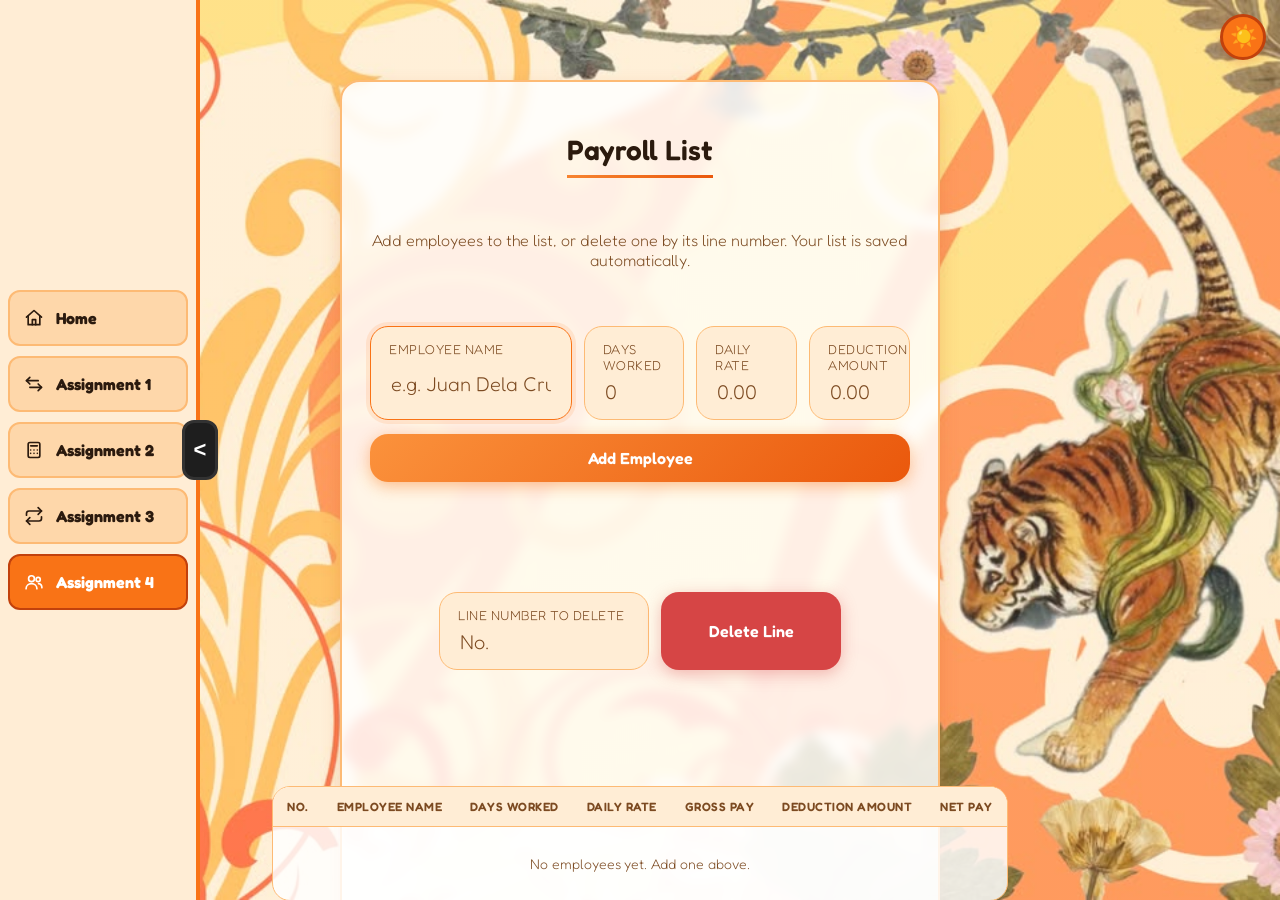
<file: ass4.html>
<!DOCTYPE html>
<html lang="en">
<head>
    <meta charset="UTF-8">
    <meta name="viewport" content="width=device-width, initial-scale=1">
    <title>Assignment 4 - Payroll List</title>
    <link rel="icon" type="image/png" href="tiger logo.png">

 <link rel="preconnect" href="https://fonts.googleapis.com">
<link rel="preconnect" href="https://fonts.gstatic.com" crossorigin>
<link href="https://fonts.googleapis.com/css2?family=Fredoka:wght@300..700&display=swap" rel="stylesheet">

    <!-- Shared homepage design (colors, sidebar, cards, theme toggle) -->
    <link rel="stylesheet" href="Design.css">
    <script src="theme.js"></script>

    <!-- Spinning Pink Heart - https://www.cursors-4u.com/cursor/spinning-pink-heart -->
    <link rel="stylesheet" href="https://cdn.cursors-4u.net/cursors/animated/spinning-pink-heart-521de32a-32.css">
    <!-- End www.Cursors-4U.com Code -->

    <style>
        /* ================= Payroll page ================= */
        .Payroll {
            display: block;
            max-width: 980px;
            padding: 36px;
            text-align: center;
        }

        .Payroll-Title {
            display: inline-block;
            margin-bottom: 8px;
            padding-bottom: 8px;
            font-size: 28px;
            font-weight: 600;
            border-bottom: 3px solid transparent;
            border-image: var(--gradient) 1;
        }

        .Payroll-Subtitle {
            margin-bottom: 28px;
            font-size: 16px;
            font-weight: 300;
            color: var(--text-muted);
        }

        /* ----- Add form ----- */
        .Form-Grid {
            display: grid;
            grid-template-columns: 2fr 1fr 1fr 1fr;
            gap: 12px;
        }

        .Panel {
            display: flex;
            flex-direction: column;
            gap: 6px;
            min-width: 0;
            padding: 14px 18px;
            text-align: left;
            background-color: var(--bg-menu);
            border: 1px solid var(--border-strong);
            border-radius: var(--radius);
            transition: border-color var(--ease), box-shadow var(--ease);
        }

        .Panel:focus-within {
            border-color: var(--accent);
            box-shadow: 0 0 0 4px var(--accent-soft);
        }

        .Panel-Label {
            font-size: 13px;
            font-weight: 300;
            letter-spacing: 0.5px;
            text-transform: uppercase;
            color: var(--text-muted);
        }

        .Panel input {
            width: 100%;
            min-width: 0;
            font-family: var(--font-main);
            font-size: 20px;
            font-weight: 600;
            color: var(--text);
            background: none;
            border: none;
            outline: none;
        }

        .Panel input::placeholder { color: var(--text-muted); font-weight: 300; }

        .Button-Row {
            display: flex;
            gap: 12px;
            margin-top: 14px;
        }

        .Action {
            flex: 1;
            padding: 14px;
            font-family: var(--font-main);
            font-size: 16px;
            font-weight: 600;
            color: #ffffff;
            background: var(--gradient);
            border: none;
            border-radius: var(--radius);
            cursor: pointer;
            box-shadow: 0 4px 16px var(--accent-glow);
            transition: transform var(--ease), box-shadow var(--ease);
        }

        .Action:hover,
        .Action:focus-visible {
            outline: none;
            transform: translateY(-2px);
            box-shadow: 0 6px 22px var(--accent-glow);
        }

        .Action.Danger {
            background: #d64545;
            box-shadow: 0 4px 16px rgba(214, 69, 69, 0.35);
        }

        .Message {
            min-height: 22px;
            margin-top: 10px;
            font-size: 15px;
            color: #ff6b6b;
            text-align: left;
        }

        .Message.ok { color: var(--accent); }

        /* ----- Delete row ----- */
        .Delete-Row {
            display: flex;
            align-items: stretch;
            gap: 12px;
            margin-top: 22px;
        }

        .Delete-Row .Panel { flex: 1; }
        .Delete-Row .Action { flex: 0 0 180px; }

        /* ----- Table ----- */
        .Table-Wrap {
            margin-top: 28px;
            overflow-x: auto;
            border: 1px solid var(--border-strong);
            border-radius: var(--radius);
        }

        .Payroll-Table {
            width: 100%;
            border-collapse: collapse;
            font-family: var(--font-main);
            font-size: 14px;
            color: var(--text);
        }

        .Payroll-Table th,
        .Payroll-Table td {
            padding: 12px 14px;
            white-space: nowrap;
            text-align: right;
            border-top: 1px solid var(--border-strong);
        }

        .Payroll-Table th:first-child,
        .Payroll-Table td:first-child {
            text-align: center;
        }

        .Payroll-Table th:nth-child(2),
        .Payroll-Table td:nth-child(2) {
            text-align: left;
        }

        .Payroll-Table thead th {
            border-top: none;
            font-size: 12px;
            font-weight: 600;
            letter-spacing: 0.5px;
            text-transform: uppercase;
            color: var(--text-muted);
            background-color: var(--bg-menu);
        }

        .Payroll-Table td { font-weight: 300; }
        .Payroll-Table td.net { font-weight: 600; color: var(--accent); }

        .Payroll-Table td.empty-row {
            padding: 28px;
            text-align: center;
            color: var(--text-muted);
        }

        .Payroll-Table tfoot td {
            font-weight: 600;
            background-color: var(--accent-soft);
        }

        @media (max-width: 800px) {
            .Payroll { padding: 28px 18px; }
            .Payroll-Title { font-size: 24px; }
            .Form-Grid { grid-template-columns: 1fr 1fr; }
            .Form-Grid .Panel:first-child { grid-column: 1 / -1; }
            .Delete-Row { flex-direction: column; }
            .Delete-Row .Action { flex: none; }
        }

        /* ================= Collapsible sidebar (same as homepage) ================= */
        .Home-Page {
            position: relative;
        }
        .Menu-Bar {
            width: 200px !important;
            padding: 8px !important;
            overflow: hidden !important;
            box-sizing: border-box !important;
            text-align: left !important;
            transition: width 0.3s, padding 0.3s, visibility 0s linear 0s;
        }
        .Home-Page.sidebar-closed .Menu-Bar {
            width: 0 !important;
            padding: 0 !important;
            visibility: hidden;
            transition: width 0.3s, padding 0.3s, visibility 0s linear 0.3s;
        }
        .Menu-bar-buttons {
            display: flex !important;
            flex-direction: column !important;
            align-items: stretch !important;
            justify-content: flex-start !important;
            gap: 10px !important;
            margin: 0 !important;
            width: 100% !important;
        }
        .Menu-bar-buttons button {
            font-size: 16px !important;
            padding: 16px 14px !important;
            width: 100% !important;
            height: auto !important;
            min-width: 0 !important;
            margin: 0 !important;
            box-sizing: border-box !important;
            text-align: left !important;
            white-space: nowrap;
        }

        /* Open / close arrow */
        .Sidebar-Toggle {
            position: absolute;
            top: 50%;
            left: 200px;
            transform: translate(-50%, -50%);
            z-index: 1000;
            width: 36px;
            height: 60px;
            font-family: "Lexend", sans-serif;
            font-size: 22px;
            font-weight: 600;
            line-height: 1;
            color: rgb(255,255,255);
            background-color: rgb(30,30,30);
            border: 3px solid rgb(50,50,50);
            border-radius: 12px;
            cursor: pointer;
            transition: left 0.3s, transform 0.3s, background-color 0.15s;
        }
        .Sidebar-Toggle:hover {
            background-color: rgb(10,10,10);
        }
        .Home-Page.sidebar-closed .Sidebar-Toggle {
            left: 0;
            transform: translate(0, -50%);
        }
        /* Menu icons */
        .Menu-bar-buttons button {
            display: flex !important;
            align-items: center !important;
            gap: 12px !important;
        }
        .Menu-Icon {
            width: 20px;
            height: 20px;
            flex-shrink: 0;
            fill: none;
            stroke: currentColor;
            stroke-width: 2;
            stroke-linecap: round;
            stroke-linejoin: round;
        }
    </style>
</head>
<body>

    <!-- Light / dark mode toggle -->
    <button class="Theme-Toggle" id="themeToggle" type="button">
        <span class="icon-sun">☀️</span>
        <span class="icon-moon">🌙</span>
    </button>

    <div class="Home-Page" id="homePage">

        <!-- Sidebar -->
        <nav class="Menu-Bar" id="menuBar">
            <div class="Menu-bar-buttons">
                <button type="button" onclick="location.href='index.html'">
                    <svg class="Menu-Icon" viewBox="0 0 24 24" aria-hidden="true"><path d="M3 11l9-8 9 8"/><path d="M5 10v10h14V10"/><path d="M10 20v-6h4v6"/></svg>
                    <b>Home</b>
                </button>
                <button type="button" onclick="location.href='ass1.html'">
                    <svg class="Menu-Icon" viewBox="0 0 24 24" aria-hidden="true"><path d="M7 4L3 8l4 4"/><path d="M3 8h14"/><path d="M17 20l4-4-4-4"/><path d="M21 16H7"/></svg>
                    <b>Assignment 1</b>
                </button>
                <button type="button" onclick="location.href='ass2.html'">
                    <svg class="Menu-Icon" viewBox="0 0 24 24" aria-hidden="true"><rect x="5" y="3" width="14" height="18" rx="2"/><path d="M8 7h8"/><path d="M8 12h.01M12 12h.01M16 12h.01M8 16h.01M12 16h.01M16 16h.01"/></svg>
                    <b>Assignment 2</b>
                </button>
                <button type="button" onclick="location.href='ass3.html'">
                    <svg class="Menu-Icon" viewBox="0 0 24 24" aria-hidden="true"><path d="M17 2l4 4-4 4"/><path d="M3 11V9a3 3 0 0 1 3-3h15"/><path d="M7 22l-4-4 4-4"/><path d="M21 13v2a3 3 0 0 1-3 3H3"/></svg>
                    <b>Assignment 3</b>
                </button>
                <button type="button" class="active" onclick="location.href='ass4.html'">
                    <svg class="Menu-Icon" viewBox="0 0 24 24" aria-hidden="true"><circle cx="9" cy="8" r="3.5"/><path d="M2.5 20c0-3.6 2.9-6 6.5-6s6.5 2.4 6.5 6"/><circle cx="17" cy="9" r="2.5"/><path d="M17.5 14c2.4.3 4 2 4 5"/></svg>
                    <b>Assignment 4</b>
                </button>
            </div>
        </nav>

        <!-- Open / close arrow -->
        <button type="button" class="Sidebar-Toggle" id="sidebarToggle" aria-label="Close menu" aria-expanded="true" aria-controls="menuBar">&lt;</button>

        <!-- Content -->
        <main class="Content-Page-Background">
            <section class="Intro Payroll">
                <h1 class="Payroll-Title">Payroll List</h1>
                <p class="Payroll-Subtitle">Add employees to the list, or delete one by its line number. Your list is saved automatically.</p>

                <!-- Add employee -->
                <form id="addForm" novalidate>
                    <div class="Form-Grid">
                        <div class="Panel">
                            <label class="Panel-Label" for="empName">Employee Name</label>
                            <input type="text" id="empName" placeholder="e.g. Juan Dela Cruz" autocomplete="off" autofocus>
                        </div>
                        <div class="Panel">
                            <label class="Panel-Label" for="daysWorked">Days Worked</label>
                            <input type="number" id="daysWorked" step="any" min="0" placeholder="0">
                        </div>
                        <div class="Panel">
                            <label class="Panel-Label" for="dailyRate">Daily Rate</label>
                            <input type="number" id="dailyRate" step="any" min="0" placeholder="0.00">
                        </div>
                        <div class="Panel">
                            <label class="Panel-Label" for="deduction">Deduction Amount</label>
                            <input type="number" id="deduction" step="any" min="0" placeholder="0.00">
                        </div>
                    </div>

                    <div class="Button-Row">
                        <button type="submit" class="Action" id="addBtn">Add Employee</button>
                    </div>
                </form>

                <p class="Message" id="addMessage" aria-live="polite"></p>

                <!-- Delete employee -->
                <div class="Delete-Row">
                    <div class="Panel">
                        <label class="Panel-Label" for="lineNo">Line Number to Delete</label>
                        <input type="number" id="lineNo" step="1" min="1" placeholder="No.">
                    </div>
                    <button type="button" class="Action Danger" id="deleteBtn">Delete Line</button>
                </div>

                <p class="Message" id="deleteMessage" aria-live="polite"></p>

                <!-- Payroll table -->
                <div class="Table-Wrap">
                    <table class="Payroll-Table">
                        <thead>
                            <tr>
                                <th>No.</th>
                                <th>Employee Name</th>
                                <th>Days Worked</th>
                                <th>Daily Rate</th>
                                <th>Gross Pay</th>
                                <th>Deduction Amount</th>
                                <th>Net Pay</th>
                            </tr>
                        </thead>
                        <tbody id="payrollBody"></tbody>
                        <tfoot id="payrollFoot"></tfoot>
                    </table>
                </div>
            </section>
        </main>

    </div>

    <!-- Program -->
    <script>
        var STORAGE_KEY = "payrollList";

        var addForm   = document.getElementById("addForm");
        var nameEl    = document.getElementById("empName");
        var daysEl    = document.getElementById("daysWorked");
        var rateEl    = document.getElementById("dailyRate");
        var dedEl     = document.getElementById("deduction");
        var lineEl    = document.getElementById("lineNo");
        var deleteBtn = document.getElementById("deleteBtn");
        var addMsg    = document.getElementById("addMessage");
        var delMsg    = document.getElementById("deleteMessage");
        var bodyEl    = document.getElementById("payrollBody");
        var footEl    = document.getElementById("payrollFoot");

        // ----- Saving and loading -----
        function loadEmployees() {
            try {
                var saved = JSON.parse(localStorage.getItem(STORAGE_KEY));
                if (!Array.isArray(saved)) { return []; }

                // Keep only entries that have the right shape
                return saved.filter(function (e) {
                    return e &&
                           typeof e.name === "string" &&
                           typeof e.days === "number" &&
                           typeof e.rate === "number" &&
                           typeof e.deduction === "number";
                });
            } catch (err) {
                return [];
            }
        }

        function saveEmployees() {
            try {
                localStorage.setItem(STORAGE_KEY, JSON.stringify(employees));
            } catch (err) {
                say(addMsg, "Could not save the list in this browser.");
            }
        }

        var employees = loadEmployees();   // the payroll list

        function peso(n) {
            return "₱" + n.toLocaleString("en-US", { minimumFractionDigits: 2, maximumFractionDigits: 2 });
        }

        function say(el, text, ok) {
            el.textContent = text;
            el.classList.toggle("ok", !!ok);
        }

        // Builds one table cell with safe text
        function cell(row, text, className) {
            var td = document.createElement("td");
            td.textContent = text;
            if (className) { td.className = className; }
            row.appendChild(td);
        }

        // Redraws the whole table (line numbers are always 1, 2, 3 ...)
        function render() {
            bodyEl.innerHTML = "";
            footEl.innerHTML = "";

            if (employees.length === 0) {
                var empty = document.createElement("tr");
                var td = document.createElement("td");
                td.colSpan = 7;
                td.className = "empty-row";
                td.textContent = "No employees yet. Add one above.";
                empty.appendChild(td);
                bodyEl.appendChild(empty);
                return;
            }

            var totalGross = 0, totalDed = 0, totalNet = 0;

            employees.forEach(function (emp, i) {
                var gross = emp.days * emp.rate;
                var net   = gross - emp.deduction;

                totalGross += gross;
                totalDed   += emp.deduction;
                totalNet   += net;

                var tr = document.createElement("tr");
                cell(tr, i + 1);
                cell(tr, emp.name);
                cell(tr, emp.days.toLocaleString("en-US"));
                cell(tr, peso(emp.rate));
                cell(tr, peso(gross));
                cell(tr, peso(emp.deduction));
                cell(tr, peso(net), "net");
                bodyEl.appendChild(tr);
            });

            // Totals row
            var foot = document.createElement("tr");
            var label = document.createElement("td");
            label.colSpan = 4;
            label.textContent = "Total";
            foot.appendChild(label);
            cell(foot, peso(totalGross));
            cell(foot, peso(totalDed));
            cell(foot, peso(totalNet));
            footEl.appendChild(foot);
        }

        // ----- Add -----
        addForm.addEventListener("submit", function (e) {
            e.preventDefault();
            say(delMsg, "");

            var name = nameEl.value.trim();

            if (name === "") {
                say(addMsg, "Please enter the employee name.");
                nameEl.focus();
                return;
            }
            if (daysEl.value.trim() === "" || daysEl.validity.badInput) {
                say(addMsg, "Please enter the days worked.");
                daysEl.focus();
                return;
            }
            if (rateEl.value.trim() === "" || rateEl.validity.badInput) {
                say(addMsg, "Please enter the daily rate.");
                rateEl.focus();
                return;
            }
            if (dedEl.validity.badInput) {
                say(addMsg, "Deduction amount is not a valid number.");
                dedEl.focus();
                return;
            }

            var days = Number(daysEl.value);
            var rate = Number(rateEl.value);
            var deduction = dedEl.value.trim() === "" ? 0 : Number(dedEl.value);

            if (days < 0 || rate < 0 || deduction < 0) {
                say(addMsg, "Values cannot be negative.");
                return;
            }
            if (deduction > days * rate) {
                say(addMsg, "Deduction cannot be more than the gross pay (" + peso(days * rate) + ").");
                dedEl.focus();
                return;
            }

            // Re-read the saved list first, in case another tab changed it
            employees = loadEmployees();
            employees.push({ name: name, days: days, rate: rate, deduction: deduction });
            saveEmployees();
            render();

            say(addMsg, name + " was added as line " + employees.length + ".", true);

            nameEl.value = "";
            daysEl.value = "";
            rateEl.value = "";
            dedEl.value  = "";
            nameEl.focus();
        });

        // ----- Delete -----
        deleteBtn.addEventListener("click", function () {
            say(addMsg, "");

            // Re-read the saved list first, in case another tab changed it
            employees = loadEmployees();
            render();

            if (employees.length === 0) {
                say(delMsg, "The list is empty. There is nothing to delete.");
                return;
            }
            if (lineEl.value.trim() === "" || lineEl.validity.badInput) {
                say(delMsg, "Please enter the line number to delete.");
                lineEl.focus();
                return;
            }

            var line = Number(lineEl.value);

            if (!Number.isInteger(line) || line < 1 || line > employees.length) {
                say(delMsg, "Line number must be a whole number from 1 to " + employees.length + ".");
                lineEl.focus();
                return;
            }

            var removed = employees.splice(line - 1, 1)[0];
            saveEmployees();
            render();

            say(delMsg, "Line " + line + " (" + removed.name + ") was deleted.", true);
            lineEl.value = "";
        });

        // Pressing Enter in the line number box also deletes
        lineEl.addEventListener("keydown", function (e) {
            if (e.key === "Enter") { deleteBtn.click(); }
        });

        // If another tab changes the list, update this tab right away
        window.addEventListener("storage", function (e) {
            if (e.key === STORAGE_KEY || e.key === null) {
                employees = loadEmployees();
                render();
            }
        });

        render();
    </script>

</body>
</html>
</file>
<file: Design.css>
/* ===== Orange theme: shared design for every page ===== */
:root {
  --font-main: "Fredoka", "Nunito", "Segoe UI", sans-serif;
  --bg: #fff7ed;
  --panel: #ffffff;
  --text: #2b1a0e;
  --text-muted: #7c4a21;
  --accent: #f97316;
  --accent-dark: #c2410c;
  --bg-menu: #ffedd5;
  --menu-btn: #fed7aa;
  --menu-btn-hover: #fdba74;
  --border-strong: #fdba74;
  --accent-soft: rgba(249, 115, 22, 0.12);
  --accent-glow: rgba(249, 115, 22, 0.45);
  --shadow: rgba(194, 65, 12, 0.18);
  --panel-glass: rgba(255, 255, 255, 0.84);
  --bg-overlay: rgba(255, 247, 237, 0.10);
  --gradient: linear-gradient(135deg, #fb923c, #ea580c);
  --danger: #dc2626;
  --ok: #15803d;
  --radius: 18px;
  --radius-sm: 12px;
  --ease: 0.25s ease;
}
[data-theme="dark"] {
  --bg: #1a1009;
  --panel: #271810;
  --text: #fde8d4;
  --text-muted: #fdba74;
  --accent: #fb923c;
  --accent-dark: #fdba74;
  --bg-menu: #2e1c0e;
  --menu-btn: #3d2514;
  --menu-btn-hover: #55321a;
  --border-strong: #7c2d12;
  --accent-soft: rgba(251, 146, 60, 0.15);
  --accent-glow: rgba(251, 146, 60, 0.35);
  --shadow: rgba(0, 0, 0, 0.5);
  --panel-glass: rgba(39, 24, 16, 0.86);
  --bg-overlay: rgba(20, 10, 4, 0.55);
  --gradient: linear-gradient(135deg, #fb923c, #c2410c);
  --danger: #f87171;
  --ok: #4ade80;
}
* { box-sizing: border-box; }
html, body { margin: 0; height: 100%; }
body {
  font-family: var(--font-main);
  background: var(--bg);
  color: var(--text);
  transition: background 0.3s, color 0.3s;
}
/* ---------- Theme toggle ---------- */
.Theme-Toggle {
  position: fixed; top: 14px; right: 14px; z-index: 2000;
  width: 46px; height: 46px; font-size: 22px;
  background: var(--accent);
  border: 3px solid var(--accent-dark);
  border-radius: 50%;
  cursor: pointer;
  box-shadow: 0 4px 10px var(--shadow);
  transition: transform 0.2s;
}
.Theme-Toggle:hover { transform: scale(1.1) rotate(15deg); }
.Theme-Toggle .icon-moon { display: none; }
[data-theme="dark"] .Theme-Toggle .icon-sun { display: none; }
[data-theme="dark"] .Theme-Toggle .icon-moon { display: inline; }
/* ---------- Layout and sidebar ---------- */
.Home-Page { position: relative; display: flex; height: 100vh; width: 100%; overflow: hidden; }
.Menu-Bar {
  width: 200px; padding: 8px; flex-shrink: 0; overflow: hidden;
  background: var(--bg-menu);
  border-right: 4px solid var(--accent);
  display: flex;
  flex-direction: column;
  justify-content: center; /* centers the buttons vertically */
  transition: width 0.3s, padding 0.3s, visibility 0s linear 0s;
}
.Home-Page.sidebar-closed .Menu-Bar {
  width: 0; padding: 0; visibility: hidden;
  transition: width 0.3s, padding 0.3s, visibility 0s linear 0.3s;
}
.Menu-bar-buttons { display: flex; flex-direction: column; gap: 10px; width: 100%; }
.Menu-bar-buttons button {
  display: flex; align-items: center; gap: 12px;
  width: 100%; padding: 16px 14px;
  font-family: var(--font-main); font-size: 16px; text-align: left; white-space: nowrap;
  color: var(--text); background: var(--menu-btn);
  border: 2px solid var(--border-strong); border-radius: var(--radius-sm);
  cursor: pointer;
  transition: background var(--ease), transform var(--ease);
}
.Menu-bar-buttons button:hover { background: var(--menu-btn-hover); transform: translateX(4px); }
.Menu-bar-buttons button.active { background: var(--accent); color: #fff; border-color: var(--accent-dark); }
.Menu-Icon {
  width: 20px; height: 20px; flex-shrink: 0;
  fill: none; stroke: currentColor; stroke-width: 2;
  stroke-linecap: round; stroke-linejoin: round;
}
.Sidebar-Toggle {
  position: absolute; top: 50%; left: 200px; z-index: 1000;
  transform: translate(-50%, -50%);
  width: 36px; height: 60px;
  font-family: var(--font-main); font-size: 22px; font-weight: 600; color: #fff;
  background: var(--accent-dark); border: 3px solid var(--accent);
  border-radius: 12px; cursor: pointer;
  transition: left 0.3s, transform 0.3s, background-color 0.15s;
}
.Sidebar-Toggle:hover { background: var(--accent); }
.Home-Page.sidebar-closed .Sidebar-Toggle { left: 0; transform: translate(0, -50%); }
/* ---------- Content area and cards ---------- */
.Content-Page-Background {
  flex: 1; overflow-y: auto;
  padding: 80px 40px 40px;
  display: flex; flex-direction: column; align-items: center; gap: 32px;
  background: transparent;
}
.Card {
  width: 100%; max-width: 800px;
  padding: 32px;
  background: var(--panel-glass);
  backdrop-filter: blur(6px);
  border: 2px solid var(--border-strong);
  border-radius: 20px;
  box-shadow: 0 8px 20px var(--shadow);
  text-align: center;
  transition: background 0.3s, border-color 0.3s;
}
.Card.Wide { max-width: 980px; }
.Card-Title {
  display: inline-block; margin: 0 0 8px; padding-bottom: 8px;
  font-size: 28px; font-weight: 600; color: var(--accent-dark);
  border-bottom: 3px solid var(--accent);
}
.Card-Sub { margin: 0 0 26px; font-size: 16px; font-weight: 300; color: var(--text-muted); }
/* ---------- Home page ---------- */
.Intro { display: flex; align-items: center; gap: 28px; text-align: left; }
.Intro-Picture {
  width: 140px; height: 140px; flex-shrink: 0; border-radius: 50%;
  border: 5px solid var(--accent);
  background: var(--menu-btn) center / cover no-repeat;

.Intro-Picture {
    width: 150px !important;
    height: 150px !important;
    min-width: 150px;
    min-height: 150px;
    border-radius: 50%;
    overflow: hidden;
    position: relative;
    flex-shrink: 0;
}

.Intro .Intro-Picture img {
    width: 100% !important;
    height: 100% !important;
    max-width: 100%;
    object-fit: cover;
    object-position: center;
    display: block;
    position: absolute;
    inset: 0;
}

}
.Intro-Text { margin: 0; font-size: 1.4rem; font-weight: 500; line-height: 1.5; color: var(--text-muted); }
.Positions { text-align: left; }
.Positions-Title {
  margin: 0 0 16px; font-size: 1.5rem; color: var(--accent);
  display: inline-block; padding-bottom: 4px; border-bottom: 3px solid var(--accent);
}
.Positions-List { margin: 0; padding-left: 1.2rem; font-size: 1.15rem; line-height: 1.9; color: var(--text-muted); text-align: left; }
.Positions-List li::marker { color: var(--accent); }
/* ---------- Form pieces ---------- */
.Panel {
  display: flex; flex-direction: column; gap: 6px; min-width: 0; flex: 1;
  padding: 16px 18px; text-align: left;
  background: var(--bg-menu);
  border: 2px solid var(--border-strong);
  border-radius: var(--radius);
  transition: border-color var(--ease), box-shadow var(--ease);
}
.Panel:focus-within { border-color: var(--accent); box-shadow: 0 0 0 4px var(--accent-soft); }
.Panel-Result { background: var(--accent-soft); }
.Panel-Label { font-size: 13px; font-weight: 300; letter-spacing: 0.5px; text-transform: uppercase; color: var(--text-muted); }
.Panel-Main { display: flex; align-items: baseline; gap: 10px; }
.Panel input, .Panel select, .Panel .Output {
  flex: 1; width: 100%; min-width: 0;
  font-family: var(--font-main); font-size: 28px; font-weight: 600; color: var(--text);
  background: none; border: none; outline: none;
  overflow-x: auto; white-space: nowrap;
}
.Panel select { font-size: 20px; cursor: pointer; }
.Panel select option { color: #2b1a0e; }
.Panel input::placeholder { color: var(--text-muted); font-weight: 300; }
.Output.empty { color: var(--text-muted); font-weight: 300; }
.Output.error { font-size: 18px; color: var(--danger); }
.Unit { flex-shrink: 0; font-size: 20px; font-weight: 600; color: var(--accent); }
.Row { display: flex; align-items: stretch; gap: 14px; }
.Arrow {
  flex-shrink: 0; align-self: center; display: grid; place-items: center;
  width: 44px; height: 44px; font-size: 20px; color: #fff;
  background: var(--gradient); border-radius: 50%; box-shadow: 0 4px 16px var(--accent-glow);
}
.Stack { display: flex; flex-direction: column; gap: 14px; }
.Form-Grid { display: grid; grid-template-columns: repeat(2, 1fr); gap: 14px; }
.Message { min-height: 22px; margin: 12px 0 0; font-size: 15px; color: var(--danger); }
.Message.ok { color: var(--ok); }
.Formula { margin: 20px 0 0; font-size: 15px; font-weight: 300; color: var(--text-muted); }
.Formula strong { font-weight: 600; color: var(--accent); }
.Action {
  padding: 14px 26px;
  font-family: var(--font-main); font-size: 16px; font-weight: 600; color: #fff;
  background: var(--gradient); border: none; border-radius: var(--radius-sm);
  cursor: pointer; box-shadow: 0 4px 14px var(--accent-glow);
  transition: transform var(--ease), box-shadow var(--ease);
}
.Action:hover { transform: translateY(-2px); box-shadow: 0 6px 20px var(--accent-glow); }
.Action.Danger { background: linear-gradient(135deg, #ef4444, #b91c1c); box-shadow: 0 4px 14px rgba(220, 38, 38, 0.4); }
.Button-Row { margin-top: 16px; }
.Delete-Row { display: flex; align-items: stretch; gap: 14px; margin-top: 8px; }
/* ---------- Result cards (Assignment 3) ---------- */
.Results { display: grid; gap: 12px; margin-top: 8px; }
.Result-Card {
  padding: 16px 20px; text-align: left;
  background: var(--accent-soft); border: 2px solid var(--border-strong); border-radius: var(--radius);
}
.Result-Label { font-size: 13px; letter-spacing: 0.5px; text-transform: uppercase; color: var(--text-muted); }
.Result-Loop { font-size: 12px; color: var(--accent); }
.Result-Value { margin-top: 6px; font-size: 26px; font-weight: 600; word-break: break-all; max-height: 160px; overflow-y: auto; }
.Result-Value.empty { font-weight: 300; color: var(--text-muted); }
/* ---------- Tables (Assignments 2 and 4) ---------- */
.Table-Wrap { margin-top: 26px; overflow-x: auto; border: 2px solid var(--border-strong); border-radius: var(--radius); background: var(--panel-glass); }
.Data-Table { width: 100%; border-collapse: collapse; font-size: 14px; text-align: left; }
.Data-Table caption { padding: 14px 16px 6px; font-size: 13px; letter-spacing: 0.5px; text-transform: uppercase; text-align: left; color: var(--text-muted); }
.Data-Table th, .Data-Table td { padding: 10px 16px; white-space: nowrap; border-top: 1px solid var(--border-strong); }
.Data-Table th { font-weight: 600; color: var(--accent-dark); background: var(--bg-menu); }
.Data-Table td { font-weight: 300; }
.Data-Table tbody tr.active { background: var(--accent-soft); }
.Data-Table tbody tr.active td { font-weight: 600; color: var(--accent); }
.Data-Table td.net { font-weight: 600; color: var(--accent); }
.Data-Table td.empty-row { text-align: center; color: var(--text-muted); padding: 22px; }
.Data-Table tfoot td { font-weight: 600; background: var(--accent-soft); }
/* ---------- Chips (Assignment 1) ---------- */
.Swap { cursor: pointer; border: none; transition: transform 0.35s ease; }
.Swap:hover { transform: rotate(180deg) scale(1.08); }
/* ---------- Mobile ---------- */
@media (max-width: 700px) {
  .Content-Page-Background { padding: 80px 16px 24px; }
  .Card { padding: 24px 16px; }
  .Card-Title { font-size: 24px; }
  .Intro { flex-direction: column; text-align: center; }
  .Intro-Text { font-size: 1.15rem; }
  .Row, .Delete-Row { flex-direction: column; }
  .Arrow { transform: rotate(90deg); }
  .Form-Grid { grid-template-columns: 1fr; }
  .Panel input, .Panel .Output { font-size: 24px; }
  .Result-Value { font-size: 22px; }
}
/* ---------- Steady background ---------- */
body::before {
  content: "";
  position: fixed;
  inset: 0;
  z-index: -1;
  background-color: var(--bg);
  background-image:
    linear-gradient(var(--bg-overlay), var(--bg-overlay)),
    url("Bg.jpg");
  background-repeat: no-repeat;
  background-size: auto, cover;
  background-position: 0 0, center;
}

.Content-Page-Background > .Intro,
.Content-Page-Background > .Positions {
  width: 100%;
  max-width: 800px;
  padding: 28px;
  background: var(--panel-glass);
  backdrop-filter: blur(6px);
  border: 2px solid var(--border-strong);
  border-radius: 20px;
  box-shadow: 0 8px 20px var(--shadow);
}

html, body, * {
  cursor: url("[data-uri]") 16 2, auto;
}
a, button, label, select, summary, [role="button"],
.Action, .Swap, .Theme-Toggle, .Sidebar-Toggle,
.Menu-bar-buttons button, .Chip {
  cursor: url("[data-uri]") 16 4, pointer;
}
input[type="text"], input[type="number"], textarea {
  cursor: text;
}
/* Sidebar toggle: keep the control above the page content and clickable. */
.Sidebar-Toggle { z-index: 2001; pointer-events: auto; }
.Home-Page.sidebar-closed .Menu-Bar { min-width: 0; }

.Intro-Picture img {
    width: 100%;
    height: 100%;
    object-fit: cover;
    display: block;
}

.Intro-Text {
    text-align: center;

}
.Content-Page-Background > .Intro,
.Content-Page-Background > .Positions {
    display: flex;
    flex-direction: column;
    align-items: center;
    text-align: center;
    align-self: flex-start;
    margin-left: 100px;
    width: 600px;
    max-width: calc(100% - 40px);
}
</file>
